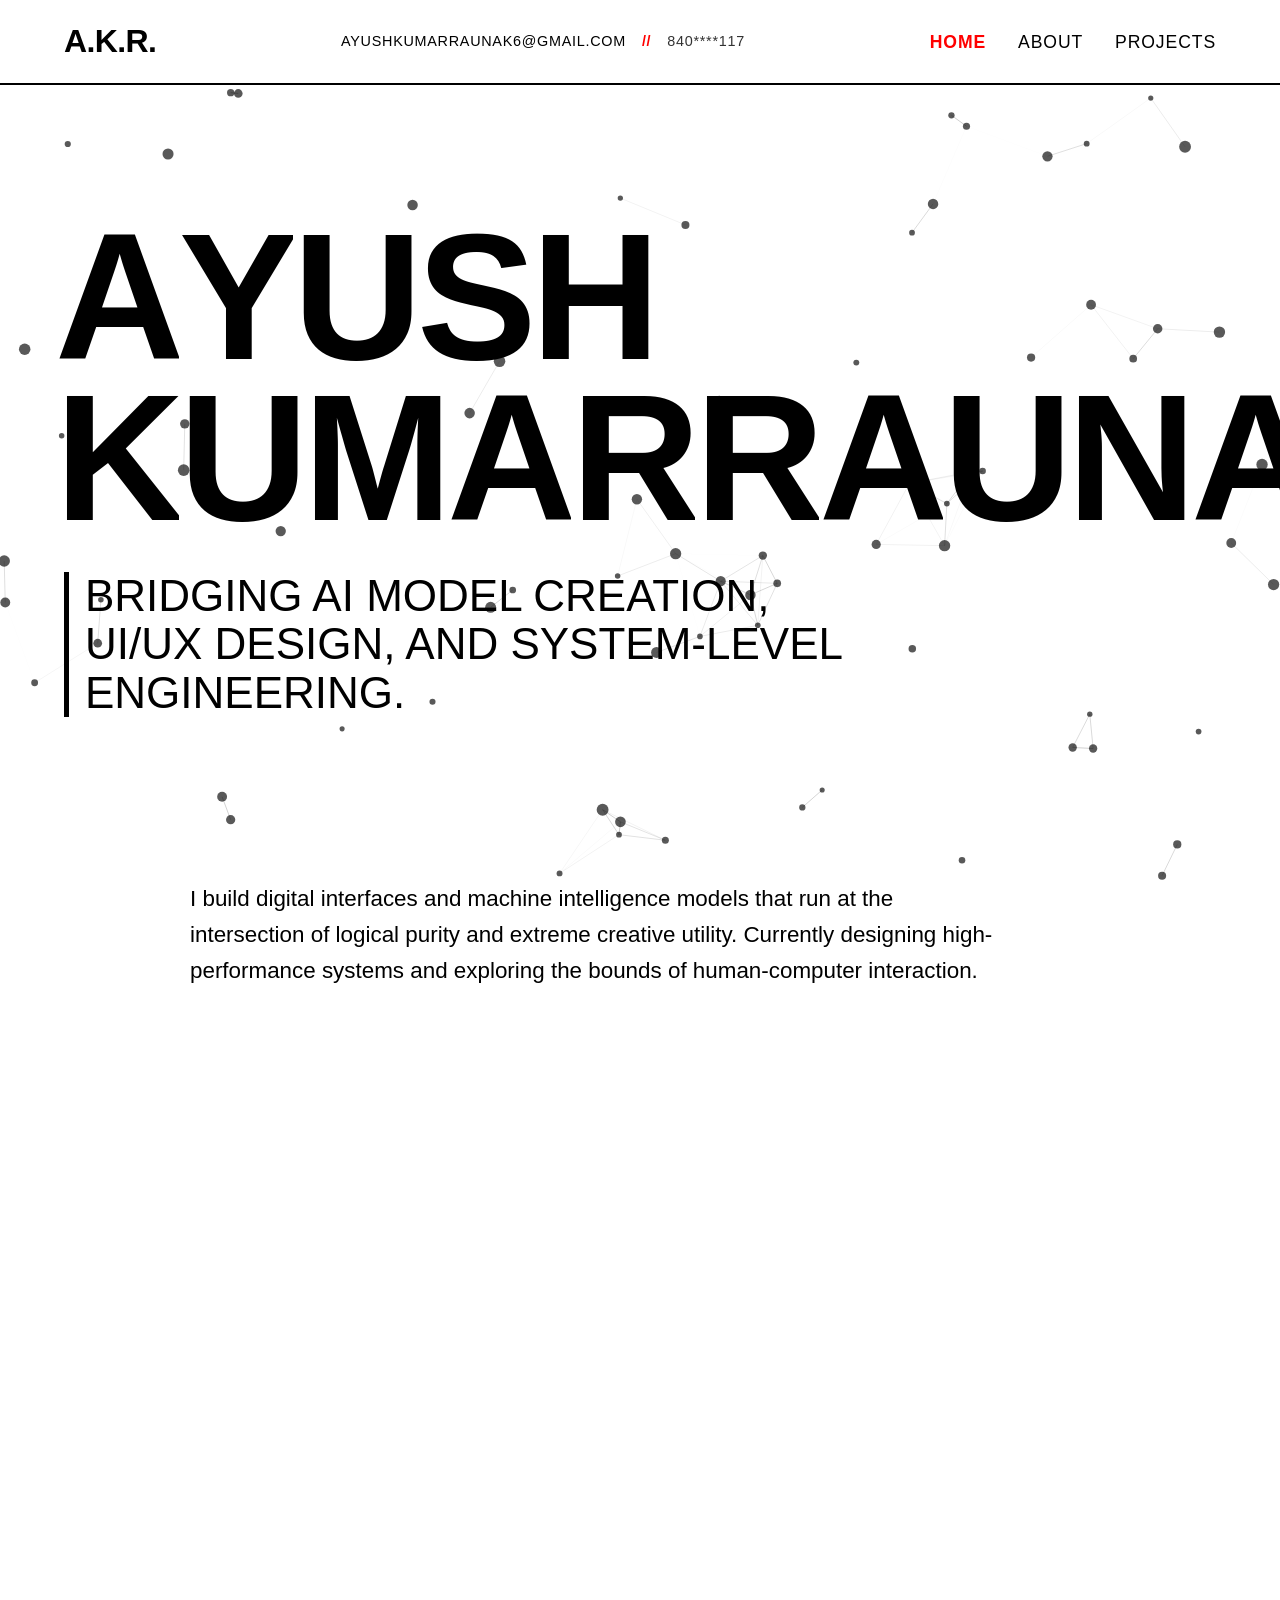
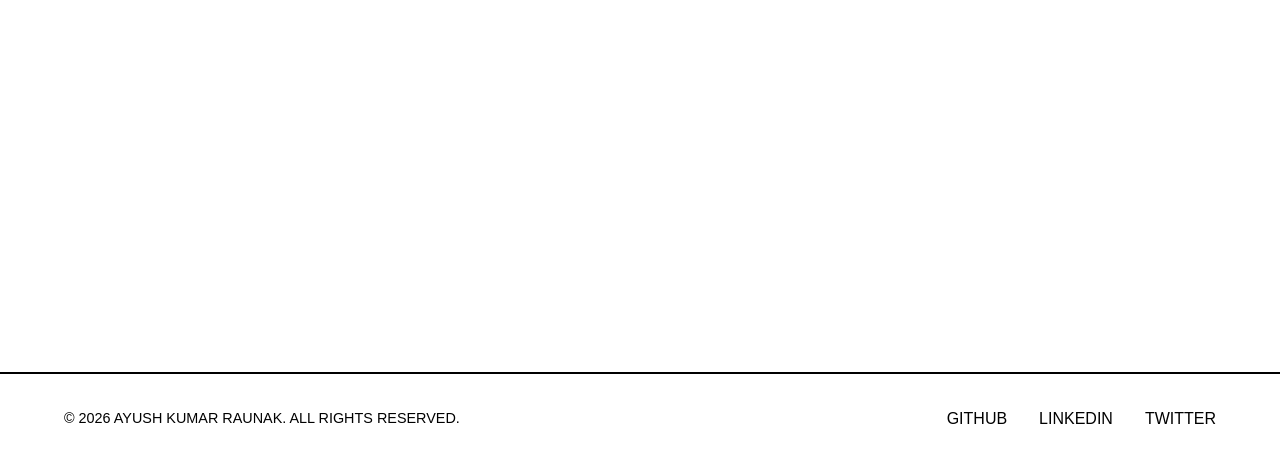
<file: index.html>
<!DOCTYPE html>
<html lang="en">
<head>
  <meta charset="UTF-8">
  <meta name="viewport" content="width=device-width, initial-scale=1.0">
  <title>Ayush Kumar Raunak | AI, UI/UX, & Engineering</title>
  <meta name="description" content="Personal portfolio of Ayush Kumar Raunak. Bridging AI model creation, high-fidelity UI/UX design, and software engineering.">
  
  <!-- Typography CDN -->
  <link href="https://api.fontshare.com/v2/css?f[]=switzer@400&f[]=khand@700&display=swap" rel="stylesheet">
  
  <!-- Local Styles -->
  <link rel="stylesheet" href="style.css">
  
  <!-- Interactive Script -->
  <script src="main.js" defer></script>
</head>
<body>

  <!-- Background Interactive Particles -->
  <canvas id="particle-canvas"></canvas>

  <!-- Navigation -->
  <header>
    <nav class="nav-container">
      <div class="logo">
        <a href="index.html">A.K.R.</a>
      </div>
      <div class="header-contact">
        <a href="mailto:ayushkumarraunak6@gmail.com">ayushkumarraunak6@gmail.com</a>
        <span class="contact-separator">//</span>
        <span class="contact-phone">840****117</span>
      </div>
      <ul class="nav-links">
        <li><a href="index.html" class="active">Home</a></li>
        <li><a href="about.html">About</a></li>
        <li><a href="projects.html">Projects</a></li>
      </ul>
    </nav>
  </header>

  <!-- Main Content -->
  <main class="container-wide">
    
    <!-- Hero Section -->
    <section class="hero-grid">
      <div class="hero-intro">
        <h1>AYUSH KUMAR<br>RAUNAK</h1>
        <p class="hero-subtitle">
          BRIDGING AI MODEL CREATION, UI/UX DESIGN, AND SYSTEM-LEVEL ENGINEERING.
        </p>
      </div>
      <div class="hero-image-container">
        <img src="ayush_profile.png" alt="Ayush Kumar Raunak" class="hero-image">
      </div>
    </section>

    <!-- Short Bio Statement -->
    <section class="container-narrow">
      <p style="font-size: 1.4rem; line-height: 1.6; font-weight: 400; margin-bottom: var(--space-md);">
        I build digital interfaces and machine intelligence models that run at the intersection of logical purity and extreme creative utility. Currently designing high-performance systems and exploring the bounds of human-computer interaction.
      </p>
    </section>

    <!-- Contact & Feedback Section -->
    <section class="contact-feedback-section container-wide">
      <div class="contact-feedback-grid">
        <div class="form-intro">
          <h2>CONNECT & TRANSACT</h2>
          <p>
            Whether you have project proposals, feedback on my neural pipelines, or simply want to query a system node—drop a dispatch line below.
          </p>
        </div>
        <div class="form-wrapper">
          <form class="contact-feedback-form" action="" method="POST">
            <div class="form-row">
              <div class="form-group">
                <label for="contact-name">IDENTIFIER / NAME</label>
                <input type="text" id="contact-name" class="input-text" placeholder="YOUR NAME OR ENTITY" required>
              </div>
              <div class="form-group">
                <label for="contact-email">CONTACT PATH / EMAIL</label>
                <input type="email" id="contact-email" class="input-text" placeholder="EMAIL@DOMAIN.COM" required>
              </div>
            </div>
            <div class="form-group">
              <label for="contact-message">DISPATCH MESSAGE / FEEDBACK</label>
              <textarea id="contact-message" class="input-text textarea-input" rows="5" placeholder="WRITE YOUR FEEDBACK OR INQUIRY..." required></textarea>
            </div>
            <button type="submit" class="btn-submit">TRANSMIT DISPATCH</button>
          </form>
        </div>
      </div>
    </section>


  </main>

  <!-- Footer -->
  <footer>
    <div class="footer-container">
      <span class="copyright">© 2026 AYUSH KUMAR RAUNAK. ALL RIGHTS RESERVED.</span>
      <ul class="footer-links">
        <li><a href="https://github.com" target="_blank" rel="noopener noreferrer">GITHUB</a></li>
        <li><a href="https://linkedin.com" target="_blank" rel="noopener noreferrer">LINKEDIN</a></li>
        <li><a href="https://twitter.com" target="_blank" rel="noopener noreferrer">TWITTER</a></li>
      </ul>
    </div>
  </footer>

</body>
</html>
</file>
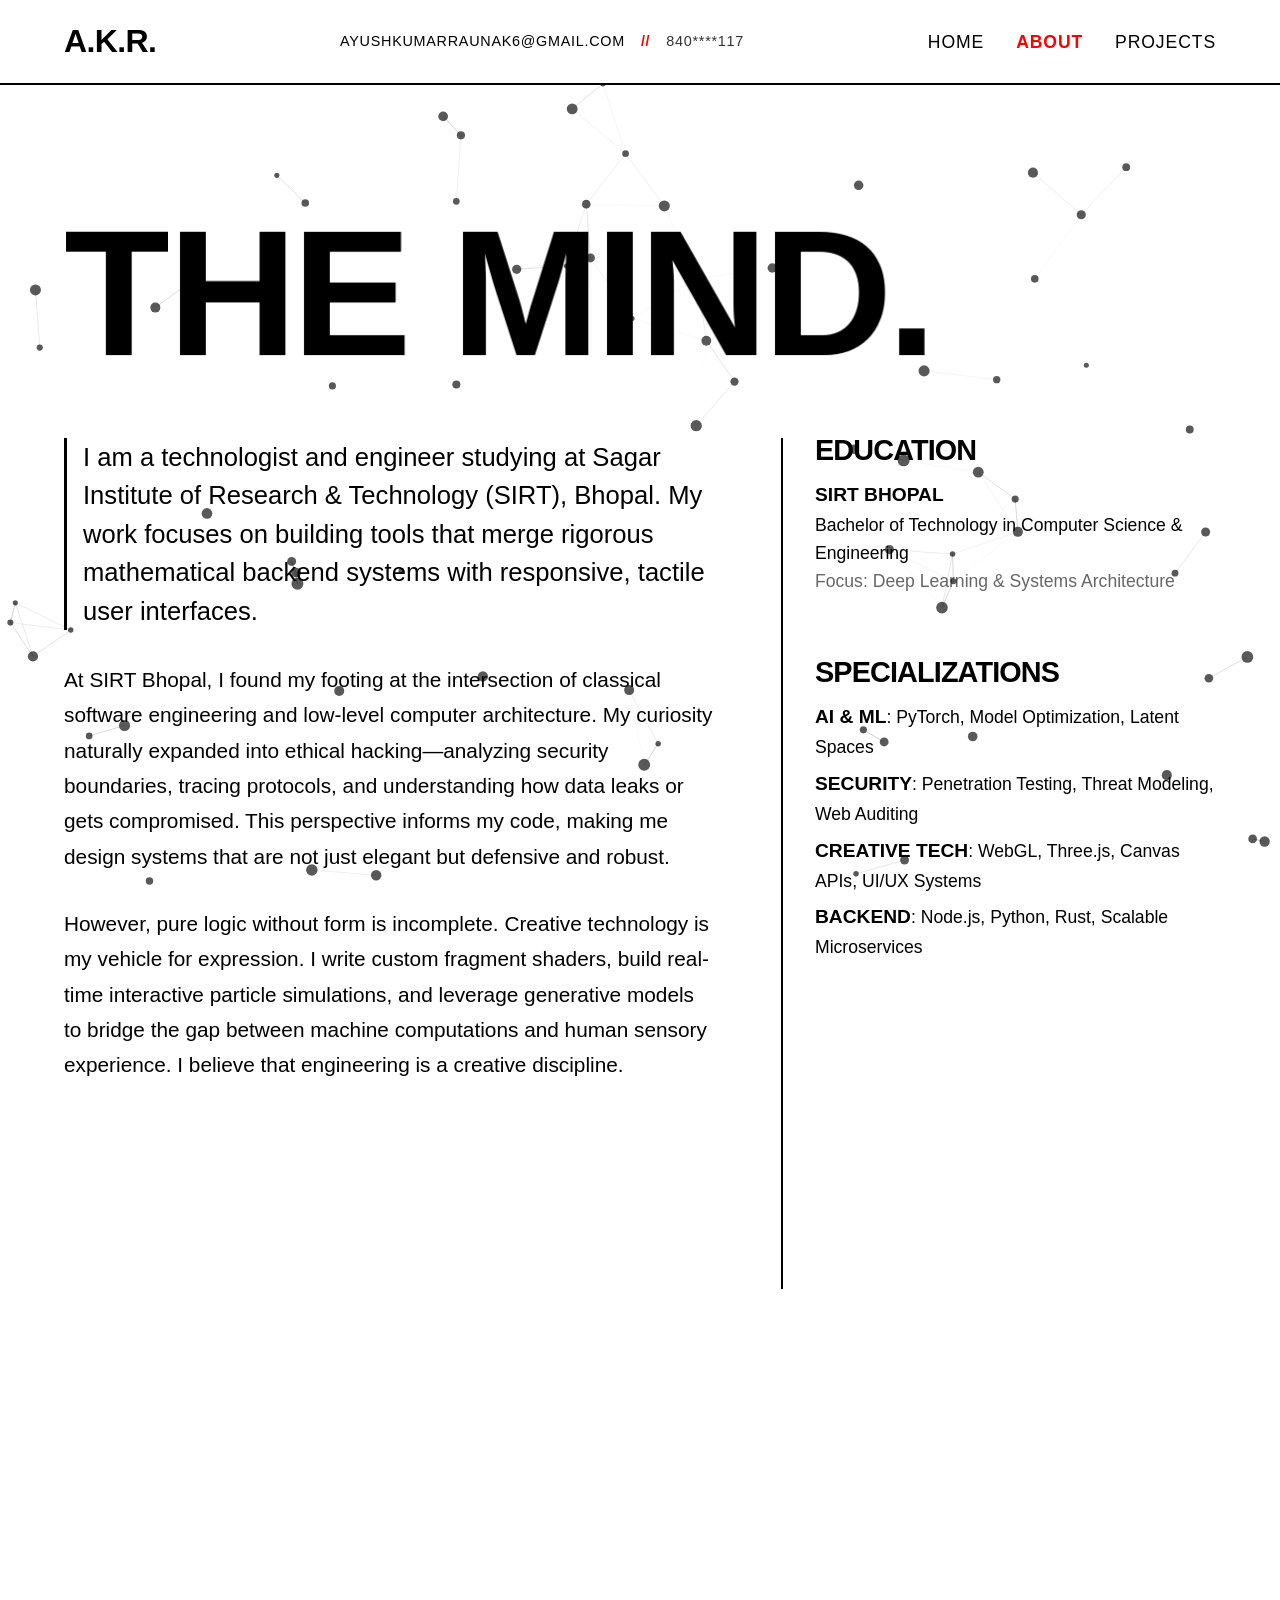
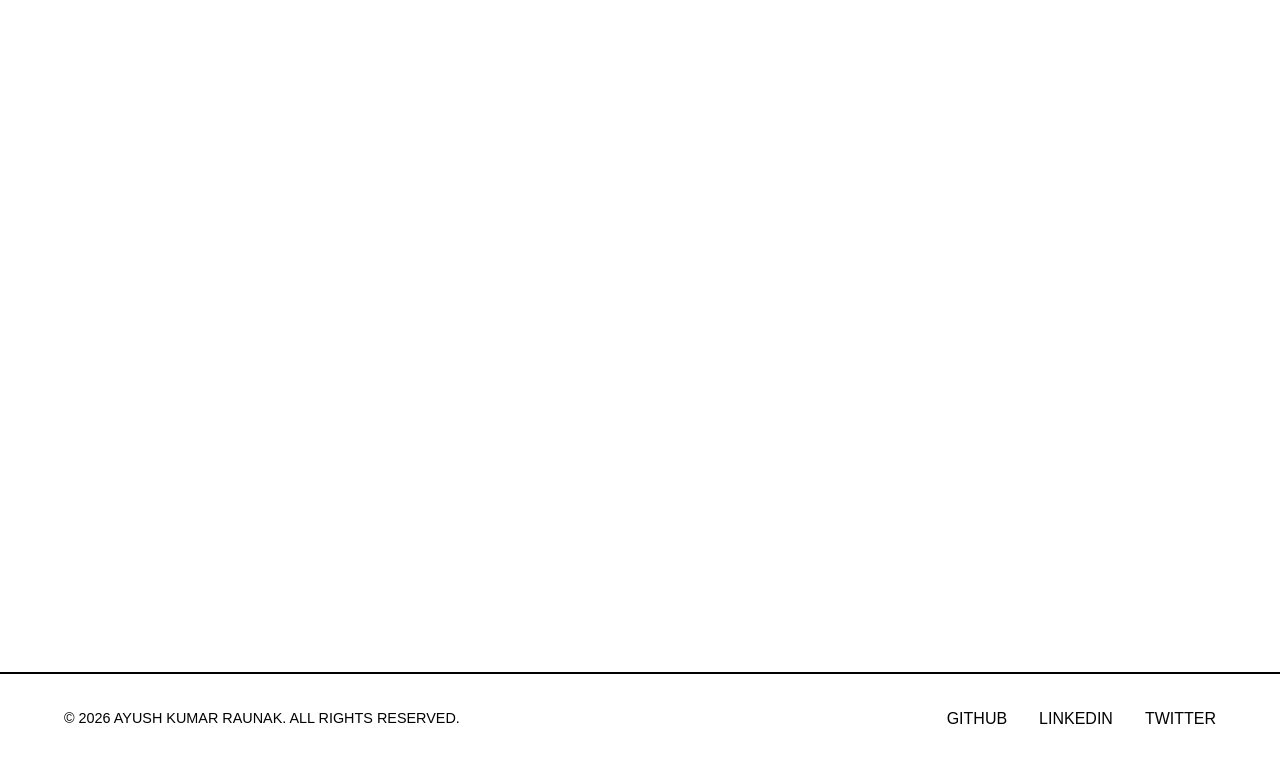
<file: about.html>
<!DOCTYPE html>
<html lang="en">
<head>
  <meta charset="UTF-8">
  <meta name="viewport" content="width=device-width, initial-scale=1.0">
  <title>About | Ayush Kumar Raunak</title>
  <meta name="description" content="Learn about Ayush Kumar Raunak's background at SIRT Bhopal, engineering philosophy, and creative pursuits in tech.">
  
  <!-- Typography CDN -->
  <link href="https://api.fontshare.com/v2/css?f[]=switzer@400&f[]=khand@700&display=swap" rel="stylesheet">
  
  <!-- Local Styles -->
  <link rel="stylesheet" href="style.css">
  
  <!-- Interactive Script -->
  <script src="main.js" defer></script>
</head>
<body>

  <!-- Background Interactive Particles -->
  <canvas id="particle-canvas"></canvas>

  <!-- Navigation -->
  <header>
    <nav class="nav-container">
      <div class="logo">
        <a href="index.html">A.K.R.</a>
      </div>
      <div class="header-contact">
        <a href="mailto:ayushkumarraunak6@gmail.com">ayushkumarraunak6@gmail.com</a>
        <span class="contact-separator">//</span>
        <span class="contact-phone">840****117</span>
      </div>
      <ul class="nav-links">
        <li><a href="index.html">Home</a></li>
        <li><a href="about.html" class="active">About</a></li>
        <li><a href="projects.html">Projects</a></li>
      </ul>
    </nav>
  </header>

  <!-- Main Content -->
  <main class="container-wide">
    
    <!-- Page Title -->
    <h1 style="margin-bottom: var(--space-md);">THE MIND.</h1>

    <!-- Stark About Layout -->
    <div class="about-grid">
      
      <!-- Primary Story Column -->
      <section class="story-content">
        <p>
          I am a technologist and engineer studying at Sagar Institute of Research & Technology (SIRT), Bhopal. My work focuses on building tools that merge rigorous mathematical backend systems with responsive, tactile user interfaces.
        </p>
        <p>
          At SIRT Bhopal, I found my footing at the intersection of classical software engineering and low-level computer architecture. My curiosity naturally expanded into ethical hacking—analyzing security boundaries, tracing protocols, and understanding how data leaks or gets compromised. This perspective informs my code, making me design systems that are not just elegant but defensive and robust.
        </p>
        <p>
          However, pure logic without form is incomplete. Creative technology is my vehicle for expression. I write custom fragment shaders, build real-time interactive particle simulations, and leverage generative models to bridge the gap between machine computations and human sensory experience. I believe that engineering is a creative discipline.
        </p>
        <p>
          Whether deploying deep learning models on serverless clusters, constructing optimized WebGL graphics loops, or auditing codebases for architectural vulnerabilities, I strive for absolute simplicity, speed, and design integrity.
        </p>
      </section>

      <!-- Sidebar Specs Column -->
      <aside class="sidebar-details">
        
        <div class="sidebar-section">
          <h3>EDUCATION</h3>
          <ul class="sidebar-list">
            <li>
              <strong>SIRT Bhopal</strong><br>
              Bachelor of Technology in Computer Science & Engineering<br>
              <span style="opacity: 0.6;">Focus: Deep Learning & Systems Architecture</span>
            </li>
          </ul>
        </div>

        <div class="sidebar-section">
          <h3>SPECIALIZATIONS</h3>
          <ul class="sidebar-list">
            <li><strong>AI & ML</strong>: PyTorch, Model Optimization, Latent Spaces</li>
            <li><strong>Security</strong>: Penetration Testing, Threat Modeling, Web Auditing</li>
            <li><strong>Creative Tech</strong>: WebGL, Three.js, Canvas APIs, UI/UX Systems</li>
            <li><strong>Backend</strong>: Node.js, Python, Rust, Scalable Microservices</li>
          </ul>
        </div>

        <div class="sidebar-section">
          <h3>PHILOSOPHY</h3>
          <p style="font-size: 1.1rem; line-height: 1.4; border: none; padding-left: 0;">
            "Eliminate the noise. If a component does not actively contribute to performance, clarity, or narrative power, it must be removed."
          </p>
        </div>

    </div>

    <!-- Contact & Feedback Section -->
    <section class="contact-feedback-section container-wide">
      <div class="contact-feedback-grid">
        <div class="form-intro">
          <h2>CONNECT & TRANSACT</h2>
          <p>
            Whether you have project proposals, feedback on my neural pipelines, or simply want to query a system node—drop a dispatch line below.
          </p>
        </div>
        <div class="form-wrapper">
          <form class="contact-feedback-form" action="" method="POST">
            <div class="form-row">
              <div class="form-group">
                <label for="contact-name">IDENTIFIER / NAME</label>
                <input type="text" id="contact-name" class="input-text" placeholder="YOUR NAME OR ENTITY" required>
              </div>
              <div class="form-group">
                <label for="contact-email">CONTACT PATH / EMAIL</label>
                <input type="email" id="contact-email" class="input-text" placeholder="EMAIL@DOMAIN.COM" required>
              </div>
            </div>
            <div class="form-group">
              <label for="contact-message">DISPATCH MESSAGE / FEEDBACK</label>
              <textarea id="contact-message" class="input-text textarea-input" rows="5" placeholder="WRITE YOUR FEEDBACK OR INQUIRY..." required></textarea>
            </div>
            <button type="submit" class="btn-submit">TRANSMIT DISPATCH</button>
          </form>
        </div>
      </div>
    </section>

  </main>

  <!-- Footer -->
  <footer>
    <div class="footer-container">
      <span class="copyright">© 2026 AYUSH KUMAR RAUNAK. ALL RIGHTS RESERVED.</span>
      <ul class="footer-links">
        <li><a href="https://github.com" target="_blank" rel="noopener noreferrer">GITHUB</a></li>
        <li><a href="https://linkedin.com" target="_blank" rel="noopener noreferrer">LINKEDIN</a></li>
        <li><a href="https://twitter.com" target="_blank" rel="noopener noreferrer">TWITTER</a></li>
      </ul>
    </div>
  </footer>

</body>
</html>
</file>
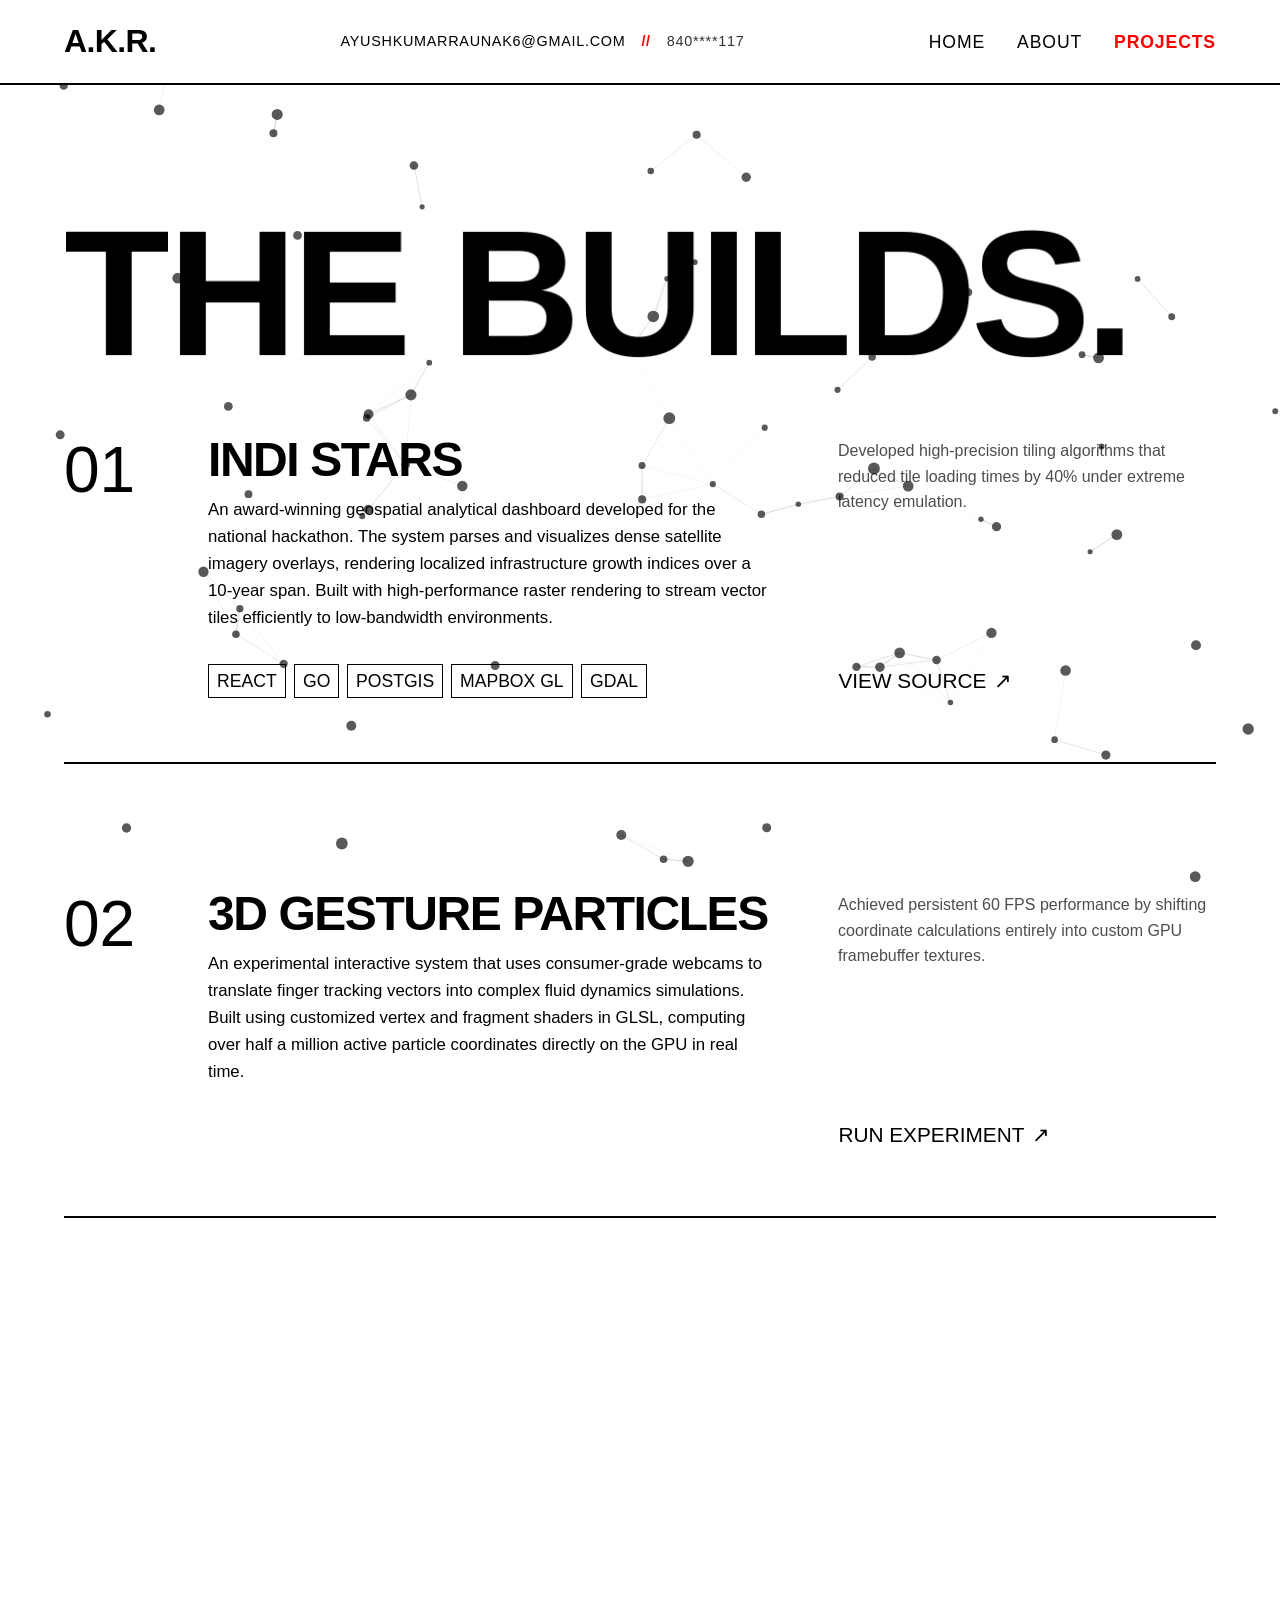
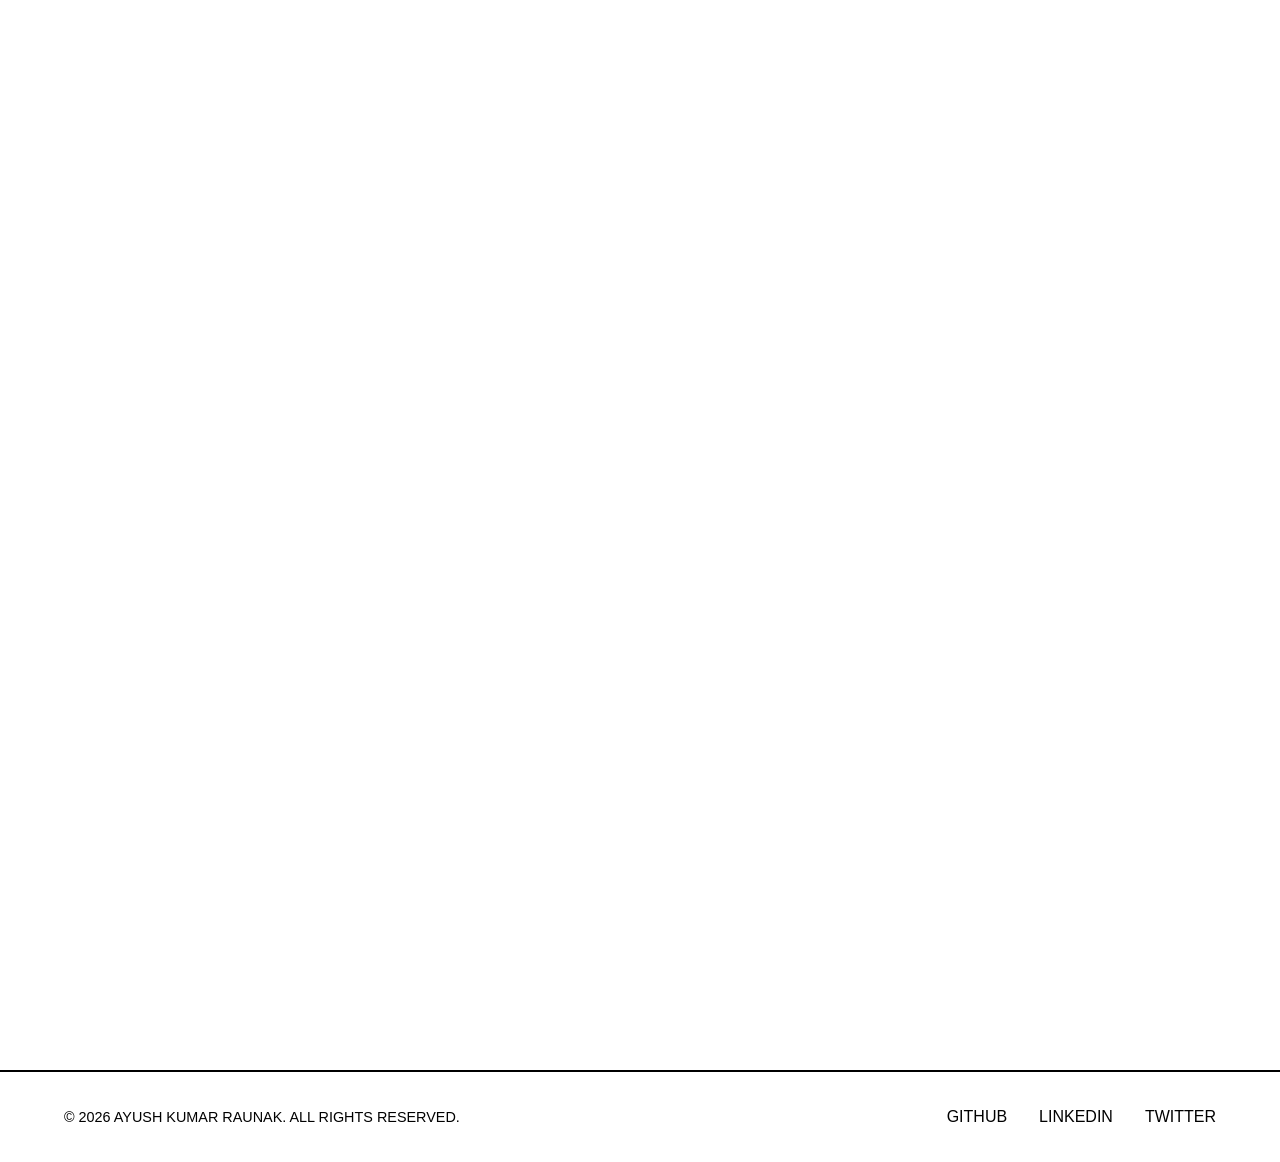
<file: projects.html>
<!DOCTYPE html>
<html lang="en">
<head>
  <meta charset="UTF-8">
  <meta name="viewport" content="width=device-width, initial-scale=1.0">
  <title>Projects | Ayush Kumar Raunak</title>
  <meta name="description" content="Selected technical builds and projects by Ayush Kumar Raunak. WebGL, Deep Learning, and System Architecture.">
  
  <!-- Typography CDN -->
  <link href="https://api.fontshare.com/v2/css?f[]=switzer@400&f[]=khand@700&display=swap" rel="stylesheet">
  
  <!-- Local Styles -->
  <link rel="stylesheet" href="style.css">
  
  <!-- Interactive Script -->
  <script src="main.js" defer></script>
</head>
<body>

  <!-- Background Interactive Particles -->
  <canvas id="particle-canvas"></canvas>

  <!-- Navigation -->
  <header>
    <nav class="nav-container">
      <div class="logo">
        <a href="index.html">A.K.R.</a>
      </div>
      <div class="header-contact">
        <a href="mailto:ayushkumarraunak6@gmail.com">ayushkumarraunak6@gmail.com</a>
        <span class="contact-separator">//</span>
        <span class="contact-phone">840****117</span>
      </div>
      <ul class="nav-links">
        <li><a href="index.html">Home</a></li>
        <li><a href="about.html">About</a></li>
        <li><a href="projects.html" class="active">Projects</a></li>
      </ul>
    </nav>
  </header>

  <!-- Main Content -->
  <main class="container-wide">
    
    <!-- Page Title -->
    <h1 style="margin-bottom: var(--space-md);">THE BUILDS.</h1>

    <!-- Projects List -->
    <div class="projects-list">
      
      <!-- Project 01 -->
      <article class="project-item">
        <div class="project-num">01</div>
        <div class="project-info">
          <h3>INDI STARS</h3>
          <p>
            An award-winning geospatial analytical dashboard developed for the national hackathon. The system parses and visualizes dense satellite imagery overlays, rendering localized infrastructure growth indices over a 10-year span. Built with high-performance raster rendering to stream vector tiles efficiently to low-bandwidth environments.
          </p>
          <ul class="project-tech">
            <li>React</li>
            <li>Go</li>
            <li>PostGIS</li>
            <li>Mapbox GL</li>
            <li>GDAL</li>
          </ul>
        </div>
        <div class="project-description">
          <p style="font-size: 1rem; opacity: 0.7; margin-bottom: 0;">
            Developed high-precision tiling algorithms that reduced tile loading times by 40% under extreme latency emulation.
          </p>
          <div>
            <a href="https://github.com" target="_blank" rel="noopener noreferrer" class="project-link">VIEW SOURCE</a>
          </div>
        </div>
      </article>

      <!-- Project 02 -->
      <article class="project-item">
        <div class="project-num">02</div>
        <div class="project-info">
          <h3>3D GESTURE PARTICLES</h3>
          <p>
            An experimental interactive system that uses consumer-grade webcams to translate finger tracking vectors into complex fluid dynamics simulations. Built using customized vertex and fragment shaders in GLSL, computing over half a million active particle coordinates directly on the GPU in real time.
          </p>
          <ul class="project-tech">
            <li>WebGL</li>
            <li>Three.js</li>
            <li>MediaPipe</li>
            <li>GLSL Shaders</li>
            <li>Vite</li>
          </ul>
        </div>
        <div class="project-description">
          <p style="font-size: 1rem; opacity: 0.7; margin-bottom: 0;">
            Achieved persistent 60 FPS performance by shifting coordinate calculations entirely into custom GPU framebuffer textures.
          </p>
          <div>
            <a href="https://github.com" target="_blank" rel="noopener noreferrer" class="project-link">RUN EXPERIMENT</a>
          </div>
        </div>
      </article>

      <!-- Project 03 -->
      <article class="project-item">
        <div class="project-num">03</div>
        <div class="project-info">
          <h3>NEURAL STYLE ENGINE</h3>
          <p>
            A high-throughput API gateway facilitating real-time style transformation and image-to-image synthesis. It runs fine-tuned Stable Diffusion pipelines deployed on serverless GPU containers. Integrates a custom cache layers for latent noise maps to accelerate generation loops.
          </p>
          <ul class="project-tech">
            <li>PyTorch</li>
            <li>FastAPI</li>
            <li>Stable Diffusion</li>
            <li>Docker</li>
            <li>Redis</li>
          </ul>
        </div>
        <div class="project-description">
          <p style="font-size: 1rem; opacity: 0.7; margin-bottom: 0;">
            Reduced cold-start model load latency to under 1.8 seconds using aggressive model-state slicing and custom serialization.
          </p>
          <div>
            <a href="https://github.com" target="_blank" rel="noopener noreferrer" class="project-link">EXPLORE ENGINE</a>
          </div>
        </div>
    </div>

    <!-- Contact & Feedback Section -->
    <section class="contact-feedback-section container-wide">
      <div class="contact-feedback-grid">
        <div class="form-intro">
          <h2>CONNECT & TRANSACT</h2>
          <p>
            Whether you have project proposals, feedback on my neural pipelines, or simply want to query a system node—drop a dispatch line below.
          </p>
        </div>
        <div class="form-wrapper">
          <form class="contact-feedback-form" action="" method="POST">
            <div class="form-row">
              <div class="form-group">
                <label for="contact-name">IDENTIFIER / NAME</label>
                <input type="text" id="contact-name" class="input-text" placeholder="YOUR NAME OR ENTITY" required>
              </div>
              <div class="form-group">
                <label for="contact-email">CONTACT PATH / EMAIL</label>
                <input type="email" id="contact-email" class="input-text" placeholder="EMAIL@DOMAIN.COM" required>
              </div>
            </div>
            <div class="form-group">
              <label for="contact-message">DISPATCH MESSAGE / FEEDBACK</label>
              <textarea id="contact-message" class="input-text textarea-input" rows="5" placeholder="WRITE YOUR FEEDBACK OR INQUIRY..." required></textarea>
            </div>
            <button type="submit" class="btn-submit">TRANSMIT DISPATCH</button>
          </form>
        </div>
      </div>
    </section>

  </main>

  <!-- Footer -->
  <footer>
    <div class="footer-container">
      <span class="copyright">© 2026 AYUSH KUMAR RAUNAK. ALL RIGHTS RESERVED.</span>
      <ul class="footer-links">
        <li><a href="https://github.com" target="_blank" rel="noopener noreferrer">GITHUB</a></li>
        <li><a href="https://linkedin.com" target="_blank" rel="noopener noreferrer">LINKEDIN</a></li>
        <li><a href="https://twitter.com" target="_blank" rel="noopener noreferrer">TWITTER</a></li>
      </ul>
    </div>
  </footer>

</body>
</html>
</file>
<file: style.css>
/* 
  STARK MINIMALIST PORTFOLIO DESIGN SYSTEM
  Ayush Kumar Raunak
  Colors: Black, White, Violent Red (#FF0000)
  Typography: Khand (Headings), Switzer (Body)
*/

/* ----------------------------------------------------
   CSS RESET & VARIABLE SYSTEM
---------------------------------------------------- */
:root {
  --color-bg: #ffffff;
  --color-text: #000000;
  --color-accent: #ff0000;
  --font-headings: 'Khand', sans-serif;
  --font-body: 'Switzer', sans-serif;
  
  --border-width: 2px;
  --transition-speed: 0.2s;
  
  /* Modular Spacing Scale for Extreme White Space */
  --space-xxs: 0.5rem;
  --space-xs: 1rem;
  --space-sm: 2rem;
  --space-md: 4rem;
  --space-lg: 8rem;
  --space-xl: 12rem;
}

*, *::before, *::after {
  box-sizing: border-box;
  margin: 0;
  padding: 0;
}

html {
  scroll-behavior: smooth;
  background-color: var(--color-bg);
  color: var(--color-text);
  font-family: var(--font-body);
  font-size: 16px;
  line-height: 1.6;
  -webkit-font-smoothing: antialiased;
}

body {
  min-height: 100vh;
  display: flex;
  flex-direction: column;
  overflow-x: hidden;
  background-color: transparent;
}

/* Stark canvas overlay */
#particle-canvas {
  position: fixed;
  top: 0;
  left: 0;
  width: 100vw;
  height: 100vh;
  z-index: -1;
  pointer-events: none;
}

/* Fluid brutalist transition for text and borders */
body, header, footer, h2, .project-item, .project-tech li, a, .hero-subtitle, .sidebar-details, .story-content p:first-of-type {
  transition: color 0.4s ease, border-color 0.4s ease;
}

/* Selection highlight */
::selection {
  background-color: var(--color-accent);
  color: #ffffff;
}

/* ----------------------------------------------------
   TYPOGRAPHY
---------------------------------------------------- */
h1, h2, h3, h4 {
  font-family: var(--font-headings);
  font-weight: 700;
  line-height: 0.9;
  text-transform: uppercase;
  letter-spacing: -0.03em;
}

h1 {
  font-size: clamp(4rem, 14vw, 12rem);
}

h2 {
  font-size: clamp(2.5rem, 7vw, 5rem);
  margin-bottom: var(--space-sm);
  border-bottom: var(--border-width) solid var(--color-text);
  padding-bottom: var(--space-xs);
}

h3 {
  font-size: clamp(1.8rem, 4vw, 2.5rem);
  margin-bottom: var(--space-xs);
}

p {
  font-size: clamp(1.05rem, 1.25vw, 1.25rem);
  max-width: 65ch; /* Comfortable reading length */
  margin-bottom: var(--space-sm);
}

a {
  color: var(--color-text);
  text-decoration: none;
  transition: color var(--transition-speed) ease;
}

/* ----------------------------------------------------
   SHARED LAYOUT ELEMENTS
---------------------------------------------------- */
header {
  position: sticky;
  top: 0;
  z-index: 100;
  background-color: var(--color-bg);
  border-bottom: var(--border-width) solid var(--color-text);
}

.nav-container {
  display: flex;
  justify-content: space-between;
  align-items: center;
  padding: var(--space-xs) 5vw;
}

.logo {
  font-family: var(--font-headings);
  font-size: 2rem;
  font-weight: 700;
  letter-spacing: -0.02em;
}

.nav-links {
  display: flex;
  list-style: none;
  gap: var(--space-sm);
}

.nav-links a {
  font-family: var(--font-body);
  font-size: 1.1rem;
  text-transform: uppercase;
  letter-spacing: 0.05em;
  font-weight: 400;
  position: relative;
}

.nav-links a:hover {
  color: var(--color-accent);
}

.nav-links a.active {
  color: var(--color-accent);
  font-weight: 700;
}

/* Header Contact Info Styling */
.header-contact {
  display: flex;
  align-items: center;
  gap: var(--space-xs);
  font-family: var(--font-body);
  font-size: 0.9rem;
  letter-spacing: 0.05em;
  text-transform: uppercase;
}

.header-contact a {
  color: var(--color-text);
  font-weight: 500;
  transition: color var(--transition-speed) ease;
}

.header-contact a:hover {
  color: var(--color-accent);
}

.header-contact .contact-separator {
  color: var(--color-accent);
  font-weight: 700;
}

.header-contact .contact-phone {
  font-weight: 500;
  opacity: 0.8;
}

/* Responsive adjustment for header layout */
@media (max-width: 991px) {
  .nav-container {
    flex-direction: column;
    gap: var(--space-xs);
    text-align: center;
  }
}


/* Main content container */
main {
  flex-grow: 1;
  padding: var(--space-lg) 5vw;
}

.container-wide {
  max-width: 1400px;
  margin: 0 auto;
  width: 100%;
}

.container-narrow {
  max-width: 900px;
  margin: 0 auto;
  width: 100%;
}

/* ----------------------------------------------------
   COMPONENTS
---------------------------------------------------- */

/* Hero Section */
.hero-grid {
  display: grid;
  grid-template-columns: 1fr;
  gap: var(--space-md);
  align-items: center;
  min-height: 60vh;
  margin-bottom: var(--space-lg);
}

@media (min-width: 992px) {
  .hero-grid {
    grid-template-columns: 1fr 1fr;
    gap: var(--space-lg);
  }
}

.hero-grid h1 {
  margin-left: -0.05em; /* Optical alignment for Khand */
}

.hero-subtitle {
  font-size: clamp(1.5rem, 3.5vw, 2.75rem);
  font-family: var(--font-headings);
  line-height: 1.1;
  text-transform: uppercase;
  margin-top: var(--space-sm);
  max-width: 32ch;
  border-left: 5px solid var(--color-text);
  padding-left: var(--space-xs);
}

.hero-image-container {
  border: var(--border-width) solid var(--color-text);
  background-color: transparent;
  padding: var(--space-xs);
  display: flex;
  justify-content: center;
  align-items: center;
  box-shadow: 8px 8px 0px var(--color-text);
  transition: transform var(--transition-speed) ease, box-shadow var(--transition-speed) ease, border-color 0.4s ease;
  will-change: transform, box-shadow;
  max-width: 520px;
  justify-self: center;
  width: 100%;
}

.hero-image-container:hover {
  transform: translate(-4px, -4px);
  box-shadow: 12px 12px 0px var(--color-accent);
}

.hero-image {
  max-width: 100%;
  height: auto;
  display: block;
}

/* Newsletter Form Section */
.newsletter-section {
  border-top: var(--border-width) solid var(--color-text);
  padding-top: var(--space-lg);
  margin-top: var(--space-xl);
}

.newsletter-grid {
  display: grid;
  grid-template-columns: 1fr;
  gap: var(--space-sm);
}

@media (min-width: 768px) {
  .newsletter-grid {
    grid-template-columns: 1fr 1fr;
  }
}

.newsletter-intro h2 {
  border-bottom: none;
  padding-bottom: 0;
  margin-bottom: var(--space-xs);
}

.newsletter-form {
  display: flex;
  flex-direction: column;
  gap: var(--space-xs);
}

.form-group {
  display: flex;
  flex-direction: column;
}

.form-group label {
  font-family: var(--font-headings);
  text-transform: uppercase;
  font-size: 1.2rem;
  margin-bottom: var(--space-xxs);
}

.input-text {
  font-family: var(--font-body);
  font-size: 1.2rem;
  padding: var(--space-xs);
  border: var(--border-width) solid var(--color-text);
  background-color: rgba(255, 255, 255, 0.6);
  color: var(--color-text);
  outline: none;
  transition: border-color var(--transition-speed) ease, background-color var(--transition-speed) ease;
}

.input-text:focus {
  border-color: var(--color-accent);
  background-color: rgba(255, 255, 255, 0.95);
}

.btn-submit {
  font-family: var(--font-headings);
  font-size: 1.5rem;
  font-weight: 700;
  text-transform: uppercase;
  background-color: var(--color-accent);
  color: var(--color-bg);
  border: none;
  padding: var(--space-xs) var(--space-sm);
  cursor: pointer;
  transition: background-color var(--transition-speed) ease, color var(--transition-speed) ease;
  align-self: flex-start;
}

.btn-submit:hover {
  background-color: var(--color-text);
  color: var(--color-bg);
}

/* ----------------------------------------------------
   ABOUT PAGE DETAILS
---------------------------------------------------- */
.about-grid {
  display: grid;
  grid-template-columns: 1fr;
  gap: var(--space-md);
  margin-top: var(--space-md);
}

@media (min-width: 768px) {
  .about-grid {
    grid-template-columns: 1.2fr 0.8fr;
  }
}

.story-content p {
  font-size: 1.3rem;
  line-height: 1.7;
  margin-bottom: var(--space-sm);
}

.story-content p:first-of-type {
  font-size: 1.6rem;
  font-weight: 400;
  line-height: 1.5;
  border-left: 3px solid var(--color-text);
  padding-left: var(--space-xs);
}

.sidebar-details {
  border-left: var(--border-width) solid var(--color-text);
  padding-left: var(--space-sm);
  display: flex;
  flex-direction: column;
  gap: var(--space-md);
}

@media (max-width: 767px) {
  .sidebar-details {
    border-left: none;
    border-top: var(--border-width) solid var(--color-text);
    padding-left: 0;
    padding-top: var(--space-sm);
  }
}

.sidebar-section h3 {
  font-family: var(--font-headings);
  font-size: 1.8rem;
  text-transform: uppercase;
  margin-bottom: var(--space-xs);
}

.sidebar-list {
  list-style: none;
  display: flex;
  flex-direction: column;
  gap: var(--space-xxs);
}

.sidebar-list li {
  font-size: 1.1rem;
}

.sidebar-list strong {
  font-family: var(--font-headings);
  font-size: 1.2rem;
  text-transform: uppercase;
}

/* ----------------------------------------------------
   PROJECTS PAGE
---------------------------------------------------- */
.projects-list {
  display: flex;
  flex-direction: column;
  gap: var(--space-lg);
  margin-top: var(--space-md);
}

.project-item {
  display: grid;
  grid-template-columns: 1fr;
  gap: var(--space-sm);
  border-bottom: var(--border-width) solid var(--color-text);
  padding-bottom: var(--space-md);
}

@media (min-width: 768px) {
  .project-item {
    grid-template-columns: 80px 1.5fr 1fr;
    gap: var(--space-md);
  }
}

.project-num {
  font-family: var(--font-headings);
  font-size: clamp(2rem, 5vw, 4rem);
  line-height: 1;
  color: var(--color-text);
}

.project-info h3 {
  font-size: clamp(2rem, 4vw, 3rem);
  margin-top: 0;
}

.project-tech {
  display: flex;
  flex-wrap: wrap;
  gap: var(--space-xxs);
  list-style: none;
  margin-top: var(--space-xs);
}

.project-tech li {
  font-family: var(--font-headings);
  font-size: 1.1rem;
  border: 1px solid var(--color-text);
  padding: 2px 8px;
  text-transform: uppercase;
}

.project-description {
  display: flex;
  flex-direction: column;
  justify-content: space-between;
}

.project-link {
  font-family: var(--font-headings);
  font-size: 1.3rem;
  text-transform: uppercase;
  display: inline-flex;
  align-items: center;
  align-self: flex-start;
  margin-top: var(--space-xs);
  position: relative;
}

.project-link::after {
  content: ' ↗';
  margin-left: var(--space-xxs);
  transition: transform var(--transition-speed) ease;
}

.project-link:hover {
  color: var(--color-accent);
}

.project-link:hover::after {
  transform: translate(2px, -2px);
}

/* ----------------------------------------------------
   FOOTER
---------------------------------------------------- */
footer {
  margin-top: auto;
  border-top: var(--border-width) solid var(--color-text);
  padding: var(--space-sm) 5vw;
  background-color: var(--color-bg);
}

.footer-container {
  display: flex;
  flex-direction: column;
  justify-content: space-between;
  align-items: center;
  gap: var(--space-xs);
  max-width: 1400px;
  margin: 0 auto;
  width: 100%;
}

@media (min-width: 768px) {
  .footer-container {
    flex-direction: row;
  }
}

.footer-links {
  display: flex;
  gap: var(--space-sm);
  list-style: none;
}

.footer-links a:hover {
  color: var(--color-accent);
}

.copyright {
  font-size: 0.9rem;
}

/* ----------------------------------------------------
   INTERACTIVE SCROLL & KINETIC TEXT ANIMATIONS
---------------------------------------------------- */
/* Base reveal state for general blocks (paragraphs, forms, grids) */
.reveal-on-scroll {
  opacity: 0;
  transform: translateY(35px);
  transition: opacity 1.0s cubic-bezier(0.16, 1, 0.3, 1),
              transform 1.0s cubic-bezier(0.16, 1, 0.3, 1);
  will-change: transform, opacity;
}

/* Active animated state when in viewport */
.reveal-on-scroll.reveal-active {
  opacity: 1;
  transform: translateY(0);
}

/* Character level typography reveal setup */
.word-wrap {
  display: inline-block;
  white-space: nowrap;
}

.char-wrap {
  display: inline-block;
  overflow: hidden;
  vertical-align: bottom;
}

.char {
  display: inline-block;
  transform: translateY(115%) rotate(8deg) skewY(6deg);
  opacity: 0;
  transition: transform 0.85s cubic-bezier(0.16, 1, 0.3, 1),
              opacity 0.85s cubic-bezier(0.16, 1, 0.3, 1);
  will-change: transform, opacity;
}

/* Hover effect on reveal active headings for playfulness */
.char-wrap:hover .char {
  color: var(--color-accent);
  transform: scale(1.1) translateY(-2px);
  transition: color 0.1s ease, transform 0.2s cubic-bezier(0.16, 1, 0.3, 1);
}

.reveal-active .char {
  transform: translateY(0) rotate(0) skewY(0);
  opacity: 1;
}

/* Stagger animation delay overrides */
.reveal-on-scroll.delay-1 { transition-delay: 0.1s; }
.reveal-on-scroll.delay-2 { transition-delay: 0.2s; }
.reveal-on-scroll.delay-3 { transition-delay: 0.3s; }
.reveal-on-scroll.delay-4 { transition-delay: 0.4s; }
.reveal-on-scroll.delay-5 { transition-delay: 0.5s; }

/* ----------------------------------------------------
   CONTACT & FEEDBACK FORM
---------------------------------------------------- */
.contact-feedback-section {
  border-top: var(--border-width) solid var(--color-text);
  padding-top: var(--space-lg);
  margin-top: var(--space-xl);
  margin-bottom: var(--space-lg);
}

.contact-feedback-grid {
  display: grid;
  grid-template-columns: 1fr;
  gap: var(--space-sm);
}

@media (min-width: 768px) {
  .contact-feedback-grid {
    grid-template-columns: 0.8fr 1.2fr;
    gap: var(--space-md);
  }
}

.form-intro h2 {
  border-bottom: none;
  padding-bottom: 0;
  margin-bottom: var(--space-xs);
}

.contact-feedback-form {
  display: flex;
  flex-direction: column;
  gap: var(--space-sm);
}

.form-row {
  display: flex;
  flex-direction: column;
  gap: var(--space-sm);
}

@media (min-width: 600px) {
  .form-row {
    flex-direction: row;
  }
  .form-row .form-group {
    flex: 1;
  }
}

.textarea-input {
  resize: vertical;
  min-height: 120px;
}
</file>
